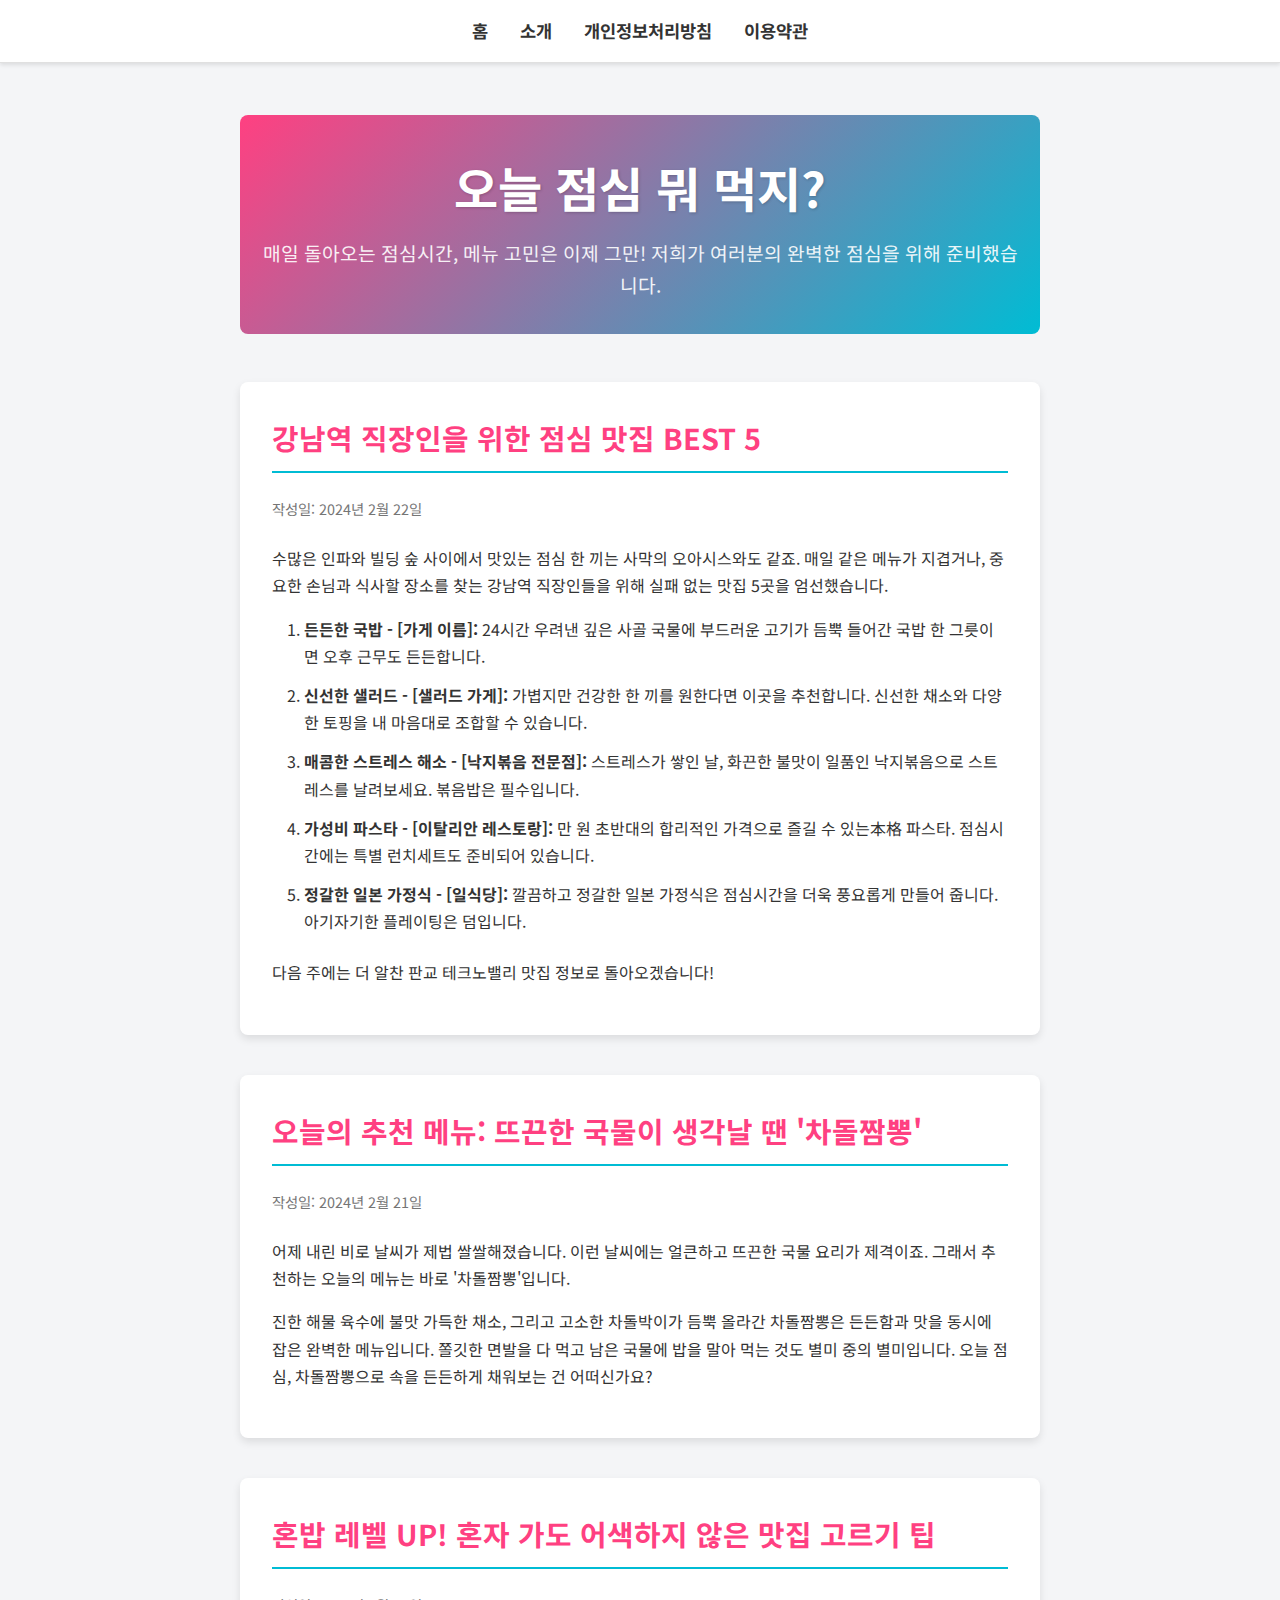
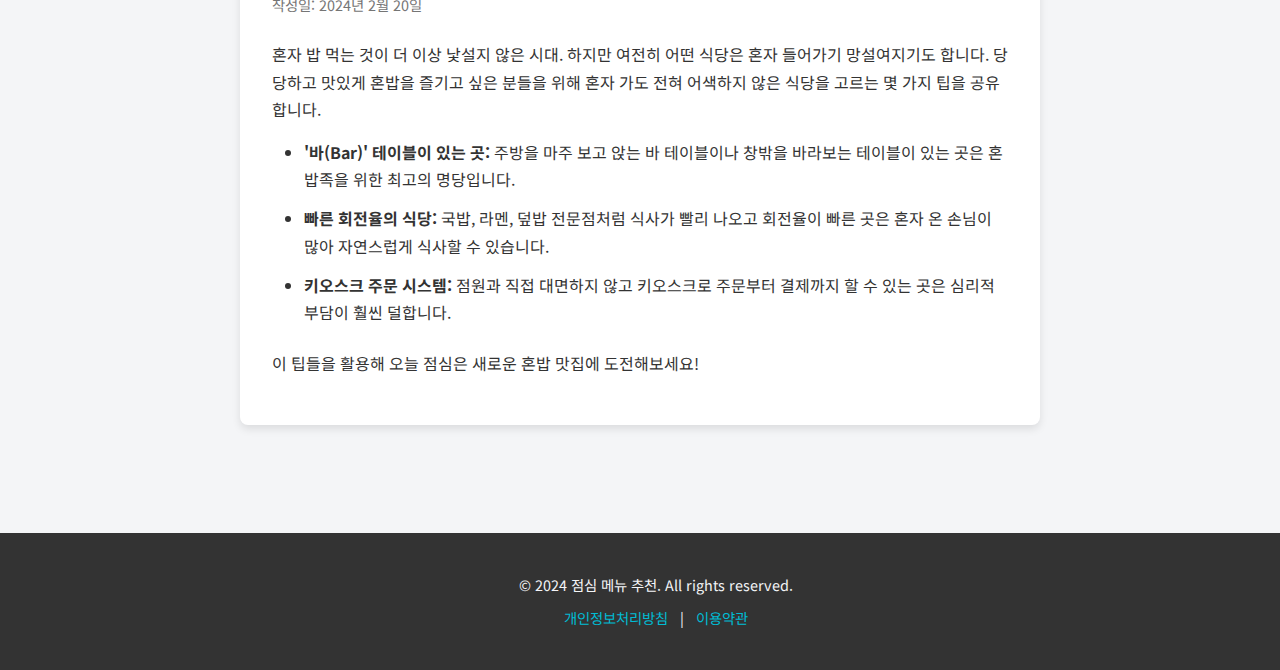
<file: index.html>
<!DOCTYPE html>
<html lang="ko">
<head>
    <meta charset="UTF-8">
    <meta name="viewport" content="width=device-width, initial-scale=1.0">
    <title>점심 메뉴 추천 - 오늘 뭐 먹지?</title>
    <link rel="stylesheet" href="style.css">
    <script async src="https://pagead2.googlesyndication.com/pagead/js/adsbygoogle.js?client=ca-pub-1410909345007425"
         crossorigin="anonymous"></script>
    <meta name="google-adsense-account" content="ca-pub-1410909345007425">
    <meta name="description" content="매일 고민되는 점심 메뉴, 저희가 추천해드립니다! 직장인, 학생을 위한 맛집 정보, 오늘의 메뉴, 테마별 식당을 찾아보세요.">
    <meta name="keywords" content="점심, 점심 메뉴, 맛집, 맛집 추천, 오늘 뭐 먹지, 직장인 점심, 점심 추천">
    <!-- Google tag (gtag.js) -->
    <script async src="https://www.googletagmanager.com/gtag/js?id=G-4GDMK77J6B"></script>
    <script>
      window.dataLayer = window.dataLayer || [];
      function gtag(){dataLayer.push(arguments);}
      gtag('js', new Date());
      gtag('config', 'G-4GDMK77J6B');
    </script>
</head>
<body>
    <header>
        <nav>
            <a href="index.html">홈</a>
            <a href="about.html">소개</a>
            <a href="privacy.html">개인정보처리방침</a>
            <a href="terms.html">이용약관</a>
        </nav>
    </header>

    <div class="container">
        <div class="main-header">
            <h1>오늘 점심 뭐 먹지?</h1>
            <p>매일 돌아오는 점심시간, 메뉴 고민은 이제 그만! 저희가 여러분의 완벽한 점심을 위해 준비했습니다.</p>
        </div>

        <article class="content-section">
            <h2>강남역 직장인을 위한 점심 맛집 BEST 5</h2>
            <p class="post-meta">작성일: 2024년 2월 22일</p>
            <p>수많은 인파와 빌딩 숲 사이에서 맛있는 점심 한 끼는 사막의 오아시스와도 같죠. 매일 같은 메뉴가 지겹거나, 중요한 손님과 식사할 장소를 찾는 강남역 직장인들을 위해 실패 없는 맛집 5곳을 엄선했습니다.</p>
            <ol>
                <li><strong>든든한 국밥 - [가게 이름]:</strong> 24시간 우려낸 깊은 사골 국물에 부드러운 고기가 듬뿍 들어간 국밥 한 그릇이면 오후 근무도 든든합니다.</li>
                <li><strong>신선한 샐러드 - [샐러드 가게]:</strong> 가볍지만 건강한 한 끼를 원한다면 이곳을 추천합니다. 신선한 채소와 다양한 토핑을 내 마음대로 조합할 수 있습니다.</li>
                <li><strong>매콤한 스트레스 해소 - [낙지볶음 전문점]:</strong> 스트레스가 쌓인 날, 화끈한 불맛이 일품인 낙지볶음으로 스트레스를 날려보세요. 볶음밥은 필수입니다.</li>
                <li><strong>가성비 파스타 - [이탈리안 레스토랑]:</strong> 만 원 초반대의 합리적인 가격으로 즐길 수 있는本格 파스타. 점심시간에는 특별 런치세트도 준비되어 있습니다.</li>
                <li><strong>정갈한 일본 가정식 - [일식당]:</strong> 깔끔하고 정갈한 일본 가정식은 점심시간을 더욱 풍요롭게 만들어 줍니다. 아기자기한 플레이팅은 덤입니다.</li>
            </ol>
            <p>다음 주에는 더 알찬 판교 테크노밸리 맛집 정보로 돌아오겠습니다!</p>
        </article>

        <article class="content-section">
            <h2>오늘의 추천 메뉴: 뜨끈한 국물이 생각날 땐 '차돌짬뽕'</h2>
            <p class="post-meta">작성일: 2024년 2월 21일</p>
            <p>어제 내린 비로 날씨가 제법 쌀쌀해졌습니다. 이런 날씨에는 얼큰하고 뜨끈한 국물 요리가 제격이죠. 그래서 추천하는 오늘의 메뉴는 바로 '차돌짬뽕'입니다.</p>
            <p>진한 해물 육수에 불맛 가득한 채소, 그리고 고소한 차돌박이가 듬뿍 올라간 차돌짬뽕은 든든함과 맛을 동시에 잡은 완벽한 메뉴입니다. 쫄깃한 면발을 다 먹고 남은 국물에 밥을 말아 먹는 것도 별미 중의 별미입니다. 오늘 점심, 차돌짬뽕으로 속을 든든하게 채워보는 건 어떠신가요?</p>
        </article>

        <article class="content-section">
            <h2>혼밥 레벨 UP! 혼자 가도 어색하지 않은 맛집 고르기 팁</h2>
            <p class="post-meta">작성일: 2024년 2월 20일</p>
            <p>혼자 밥 먹는 것이 더 이상 낯설지 않은 시대. 하지만 여전히 어떤 식당은 혼자 들어가기 망설여지기도 합니다. 당당하고 맛있게 혼밥을 즐기고 싶은 분들을 위해 혼자 가도 전혀 어색하지 않은 식당을 고르는 몇 가지 팁을 공유합니다.</p>
            <ul>
                <li><strong>'바(Bar)' 테이블이 있는 곳:</strong> 주방을 마주 보고 앉는 바 테이블이나 창밖을 바라보는 테이블이 있는 곳은 혼밥족을 위한 최고의 명당입니다.</li>
                <li><strong>빠른 회전율의 식당:</strong> 국밥, 라멘, 덮밥 전문점처럼 식사가 빨리 나오고 회전율이 빠른 곳은 혼자 온 손님이 많아 자연스럽게 식사할 수 있습니다.</li>
                <li><strong>키오스크 주문 시스템:</strong> 점원과 직접 대면하지 않고 키오스크로 주문부터 결제까지 할 수 있는 곳은 심리적 부담이 훨씬 덜합니다.</li>
            </ul>
            <p>이 팁들을 활용해 오늘 점심은 새로운 혼밥 맛집에 도전해보세요!</p>
        </article>

    </div>
    <footer>
        <p>&copy; 2024 점심 메뉴 추천. All rights reserved.</p>
        <p><a href="privacy.html">개인정보처리방침</a> | <a href="terms.html">이용약관</a></p>
    </footer>
    <script src="main.js"></script>
</body>
</html>
</file>
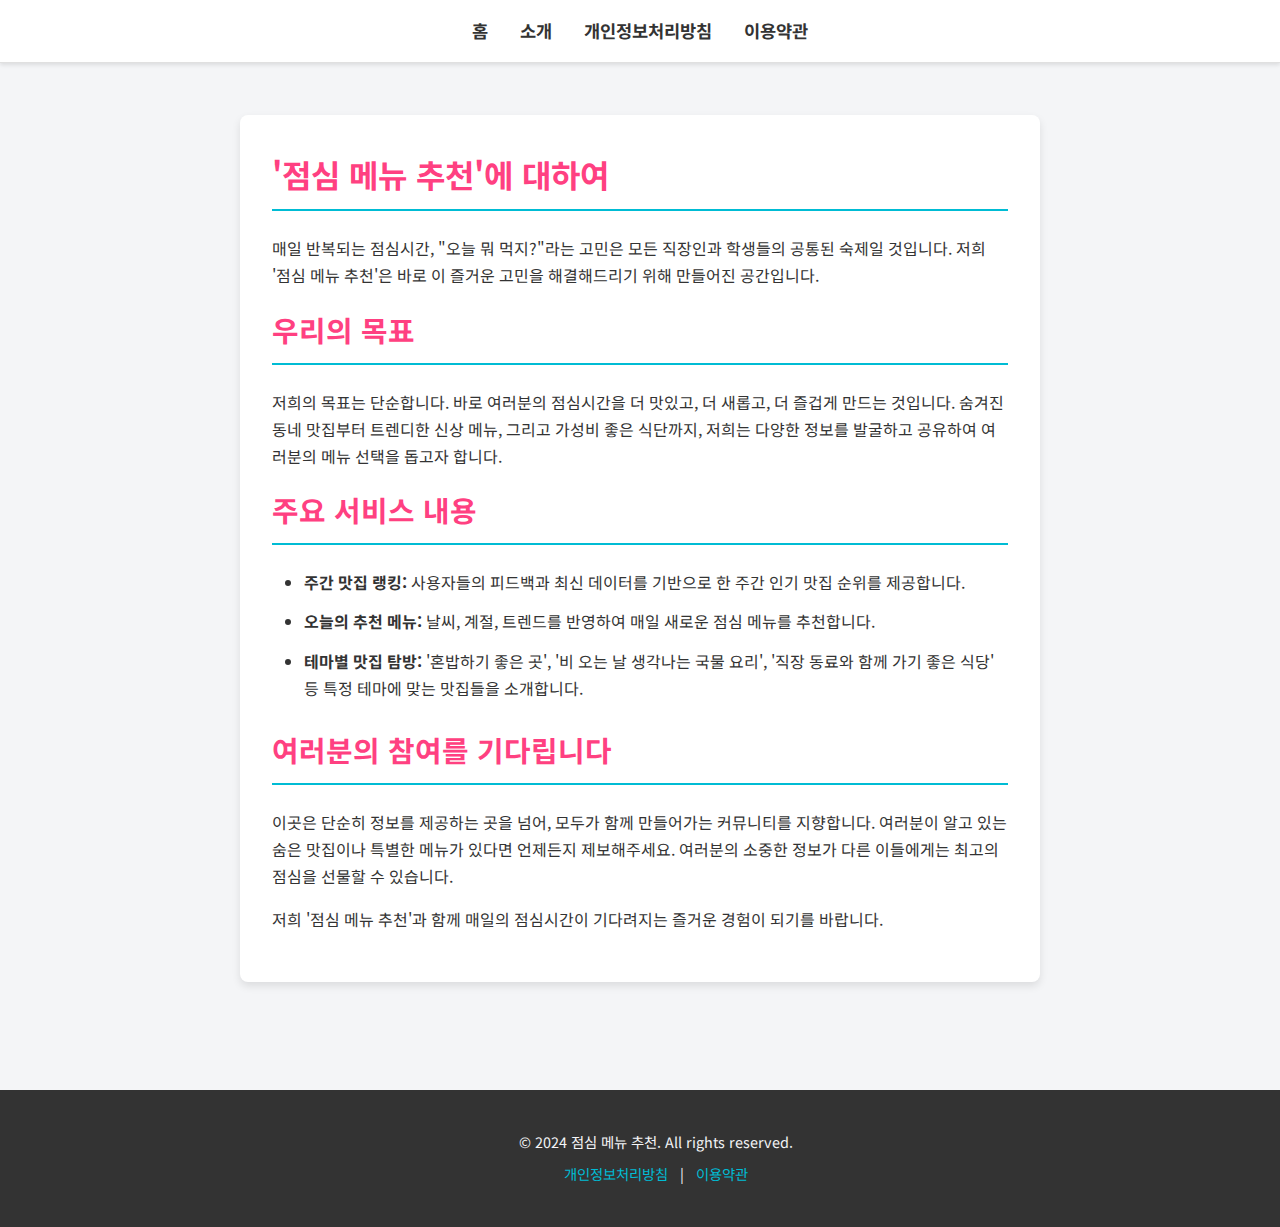
<file: about.html>
<!DOCTYPE html>
<html lang="ko">
<head>
    <meta charset="UTF-8">
    <meta name="viewport" content="width=device-width, initial-scale=1.0">
    <title>사이트 소개 - 점심 메뉴 추천</title>
    <link rel="stylesheet" href="style.css">
</head>
<body>
    <header>
        <nav>
            <a href="index.html">홈</a>
            <a href="about.html">소개</a>
            <a href="privacy.html">개인정보처리방침</a>
            <a href="terms.html">이용약관</a>
        </nav>
    </header>
    <div class="container">
        <section class="content-section">
            <h1>'점심 메뉴 추천'에 대하여</h1>
            <p>매일 반복되는 점심시간, "오늘 뭐 먹지?"라는 고민은 모든 직장인과 학생들의 공통된 숙제일 것입니다. 저희 '점심 메뉴 추천'은 바로 이 즐거운 고민을 해결해드리기 위해 만들어진 공간입니다.</p>
            
            <h2>우리의 목표</h2>
            <p>저희의 목표는 단순합니다. 바로 여러분의 점심시간을 더 맛있고, 더 새롭고, 더 즐겁게 만드는 것입니다. 숨겨진 동네 맛집부터 트렌디한 신상 메뉴, 그리고 가성비 좋은 식단까지, 저희는 다양한 정보를 발굴하고 공유하여 여러분의 메뉴 선택을 돕고자 합니다.</p>
            
            <h2>주요 서비스 내용</h2>
            <ul>
                <li><strong>주간 맛집 랭킹:</strong> 사용자들의 피드백과 최신 데이터를 기반으로 한 주간 인기 맛집 순위를 제공합니다.</li>
                <li><strong>오늘의 추천 메뉴:</strong> 날씨, 계절, 트렌드를 반영하여 매일 새로운 점심 메뉴를 추천합니다.</li>
                <li><strong>테마별 맛집 탐방:</strong> '혼밥하기 좋은 곳', '비 오는 날 생각나는 국물 요리', '직장 동료와 함께 가기 좋은 식당' 등 특정 테마에 맞는 맛집들을 소개합니다.</li>
            </ul>

            <h2>여러분의 참여를 기다립니다</h2>
            <p>이곳은 단순히 정보를 제공하는 곳을 넘어, 모두가 함께 만들어가는 커뮤니티를 지향합니다. 여러분이 알고 있는 숨은 맛집이나 특별한 메뉴가 있다면 언제든지 제보해주세요. 여러분의 소중한 정보가 다른 이들에게는 최고의 점심을 선물할 수 있습니다.</p>
            <p>저희 '점심 메뉴 추천'과 함께 매일의 점심시간이 기다려지는 즐거운 경험이 되기를 바랍니다.</p>
        </section>
    </div>
    <footer>
        <p>&copy; 2024 점심 메뉴 추천. All rights reserved.</p>
        <p><a href="privacy.html">개인정보처리방침</a> | <a href="terms.html">이용약관</a></p>
    </footer>
</body>
</html>
</file>
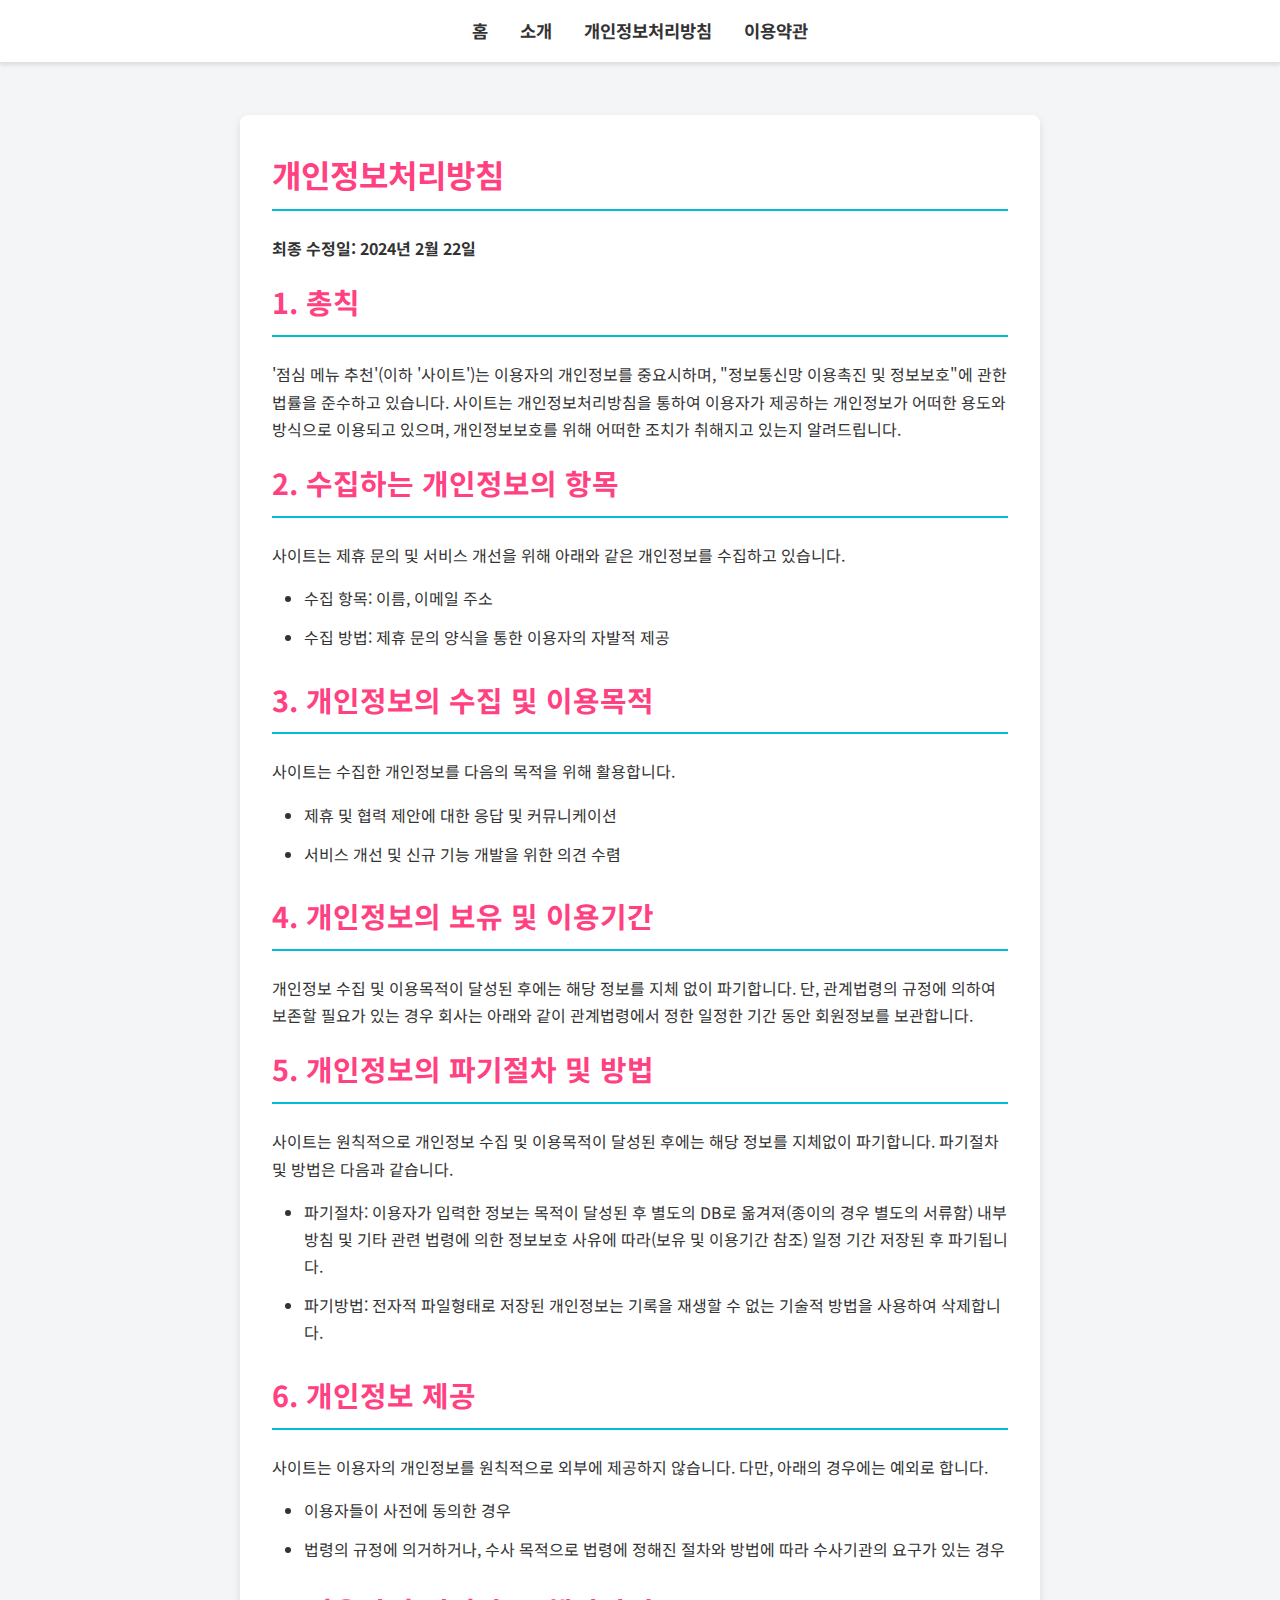
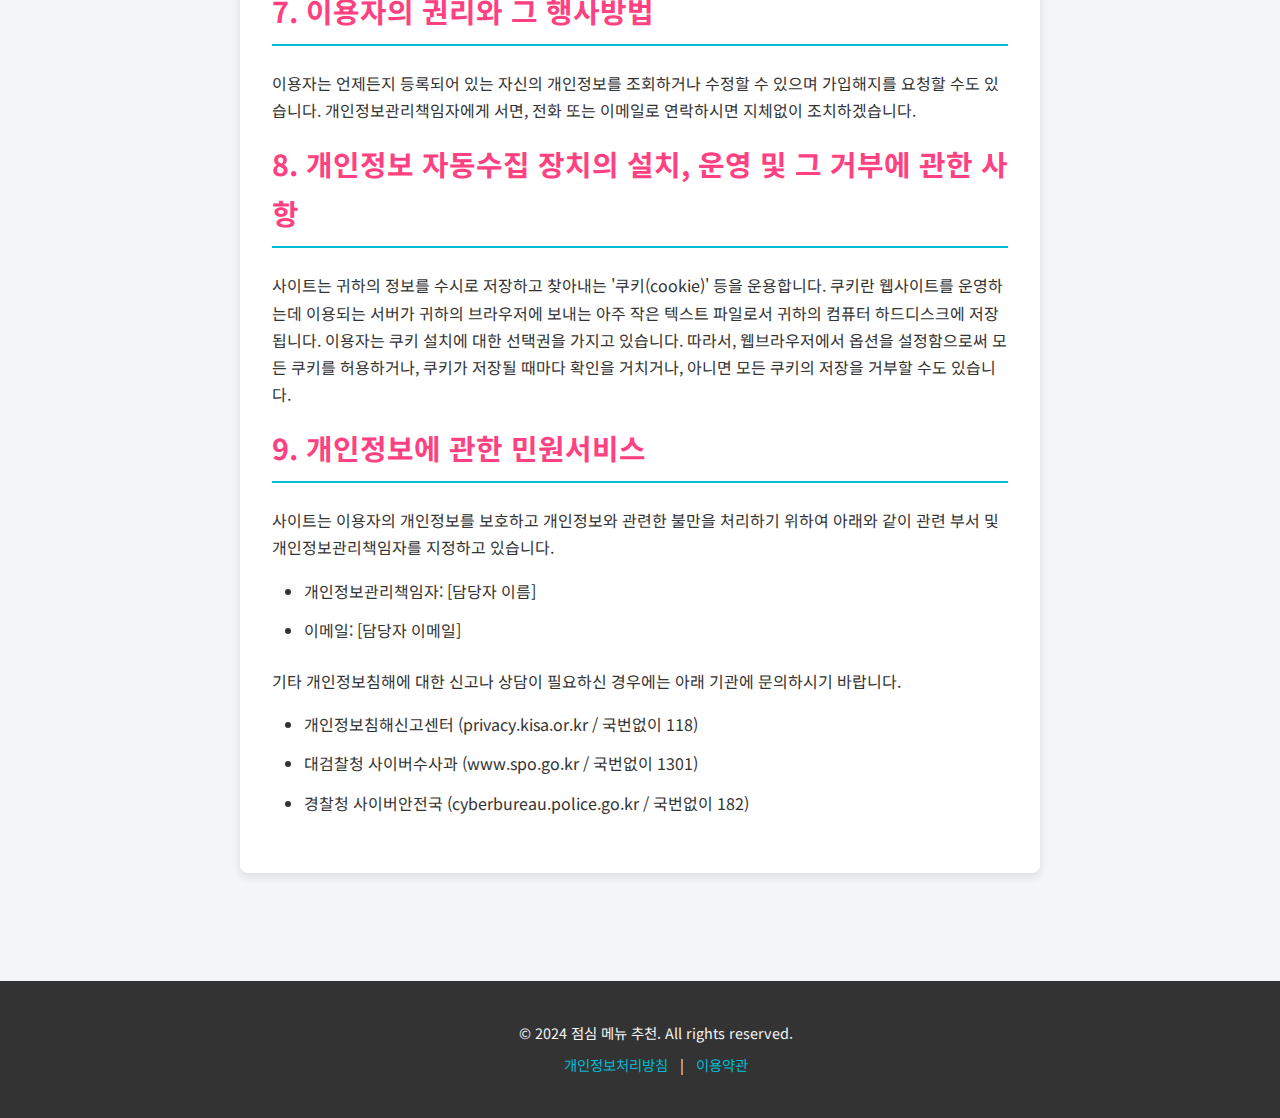
<file: privacy.html>
<!DOCTYPE html>
<html lang="ko">
<head>
    <meta charset="UTF-8">
    <meta name="viewport" content="width=device-width, initial-scale=1.0">
    <title>개인정보처리방침 - 점심 메뉴 추천</title>
    <link rel="stylesheet" href="style.css">
</head>
<body>
    <header>
        <nav>
            <a href="index.html">홈</a>
            <a href="about.html">소개</a>
            <a href="privacy.html">개인정보처리방침</a>
            <a href="terms.html">이용약관</a>
        </nav>
    </header>
    <div class="container">
        <section class="content-section">
            <h1>개인정보처리방침</h1>
            <p><strong>최종 수정일: 2024년 2월 22일</strong></p>

            <h2>1. 총칙</h2>
            <p>'점심 메뉴 추천'(이하 '사이트')는 이용자의 개인정보를 중요시하며, "정보통신망 이용촉진 및 정보보호"에 관한 법률을 준수하고 있습니다. 사이트는 개인정보처리방침을 통하여 이용자가 제공하는 개인정보가 어떠한 용도와 방식으로 이용되고 있으며, 개인정보보호를 위해 어떠한 조치가 취해지고 있는지 알려드립니다.</p>

            <h2>2. 수집하는 개인정보의 항목</h2>
            <p>사이트는 제휴 문의 및 서비스 개선을 위해 아래와 같은 개인정보를 수집하고 있습니다.</p>
            <ul>
                <li>수집 항목: 이름, 이메일 주소</li>
                <li>수집 방법: 제휴 문의 양식을 통한 이용자의 자발적 제공</li>
            </ul>

            <h2>3. 개인정보의 수집 및 이용목적</h2>
            <p>사이트는 수집한 개인정보를 다음의 목적을 위해 활용합니다.</p>
            <ul>
                <li>제휴 및 협력 제안에 대한 응답 및 커뮤니케이션</li>
                <li>서비스 개선 및 신규 기능 개발을 위한 의견 수렴</li>
            </ul>

            <h2>4. 개인정보의 보유 및 이용기간</h2>
            <p>개인정보 수집 및 이용목적이 달성된 후에는 해당 정보를 지체 없이 파기합니다. 단, 관계법령의 규정에 의하여 보존할 필요가 있는 경우 회사는 아래와 같이 관계법령에서 정한 일정한 기간 동안 회원정보를 보관합니다.</p>

            <h2>5. 개인정보의 파기절차 및 방법</h2>
            <p>사이트는 원칙적으로 개인정보 수집 및 이용목적이 달성된 후에는 해당 정보를 지체없이 파기합니다. 파기절차 및 방법은 다음과 같습니다.</p>
            <ul>
                <li>파기절차: 이용자가 입력한 정보는 목적이 달성된 후 별도의 DB로 옮겨져(종이의 경우 별도의 서류함) 내부 방침 및 기타 관련 법령에 의한 정보보호 사유에 따라(보유 및 이용기간 참조) 일정 기간 저장된 후 파기됩니다.</li>
                <li>파기방법: 전자적 파일형태로 저장된 개인정보는 기록을 재생할 수 없는 기술적 방법을 사용하여 삭제합니다.</li>
            </ul>

            <h2>6. 개인정보 제공</h2>
            <p>사이트는 이용자의 개인정보를 원칙적으로 외부에 제공하지 않습니다. 다만, 아래의 경우에는 예외로 합니다.</p>
            <ul>
                <li>이용자들이 사전에 동의한 경우</li>
                <li>법령의 규정에 의거하거나, 수사 목적으로 법령에 정해진 절차와 방법에 따라 수사기관의 요구가 있는 경우</li>
            </ul>

            <h2>7. 이용자의 권리와 그 행사방법</h2>
            <p>이용자는 언제든지 등록되어 있는 자신의 개인정보를 조회하거나 수정할 수 있으며 가입해지를 요청할 수도 있습니다. 개인정보관리책임자에게 서면, 전화 또는 이메일로 연락하시면 지체없이 조치하겠습니다.</p>

            <h2>8. 개인정보 자동수집 장치의 설치, 운영 및 그 거부에 관한 사항</h2>
            <p>사이트는 귀하의 정보를 수시로 저장하고 찾아내는 '쿠키(cookie)' 등을 운용합니다. 쿠키란 웹사이트를 운영하는데 이용되는 서버가 귀하의 브라우저에 보내는 아주 작은 텍스트 파일로서 귀하의 컴퓨터 하드디스크에 저장됩니다. 이용자는 쿠키 설치에 대한 선택권을 가지고 있습니다. 따라서, 웹브라우저에서 옵션을 설정함으로써 모든 쿠키를 허용하거나, 쿠키가 저장될 때마다 확인을 거치거나, 아니면 모든 쿠키의 저장을 거부할 수도 있습니다.</p>

            <h2>9. 개인정보에 관한 민원서비스</h2>
            <p>사이트는 이용자의 개인정보를 보호하고 개인정보와 관련한 불만을 처리하기 위하여 아래와 같이 관련 부서 및 개인정보관리책임자를 지정하고 있습니다.</p>
            <ul>
                <li>개인정보관리책임자: [담당자 이름]</li>
                <li>이메일: [담당자 이메일]</li>
            </ul>
            <p>기타 개인정보침해에 대한 신고나 상담이 필요하신 경우에는 아래 기관에 문의하시기 바랍니다.</p>
            <ul>
                <li>개인정보침해신고센터 (privacy.kisa.or.kr / 국번없이 118)</li>
                <li>대검찰청 사이버수사과 (www.spo.go.kr / 국번없이 1301)</li>
                <li>경찰청 사이버안전국 (cyberbureau.police.go.kr / 국번없이 182)</li>
            </ul>
        </section>
    </div>
    <footer>
        <p>&copy; 2024 점심 메뉴 추천. All rights reserved.</p>
        <p><a href="privacy.html">개인정보처리방침</a> | <a href="terms.html">이용약관</a></p>
    </footer>
</body>
</html>
</file>
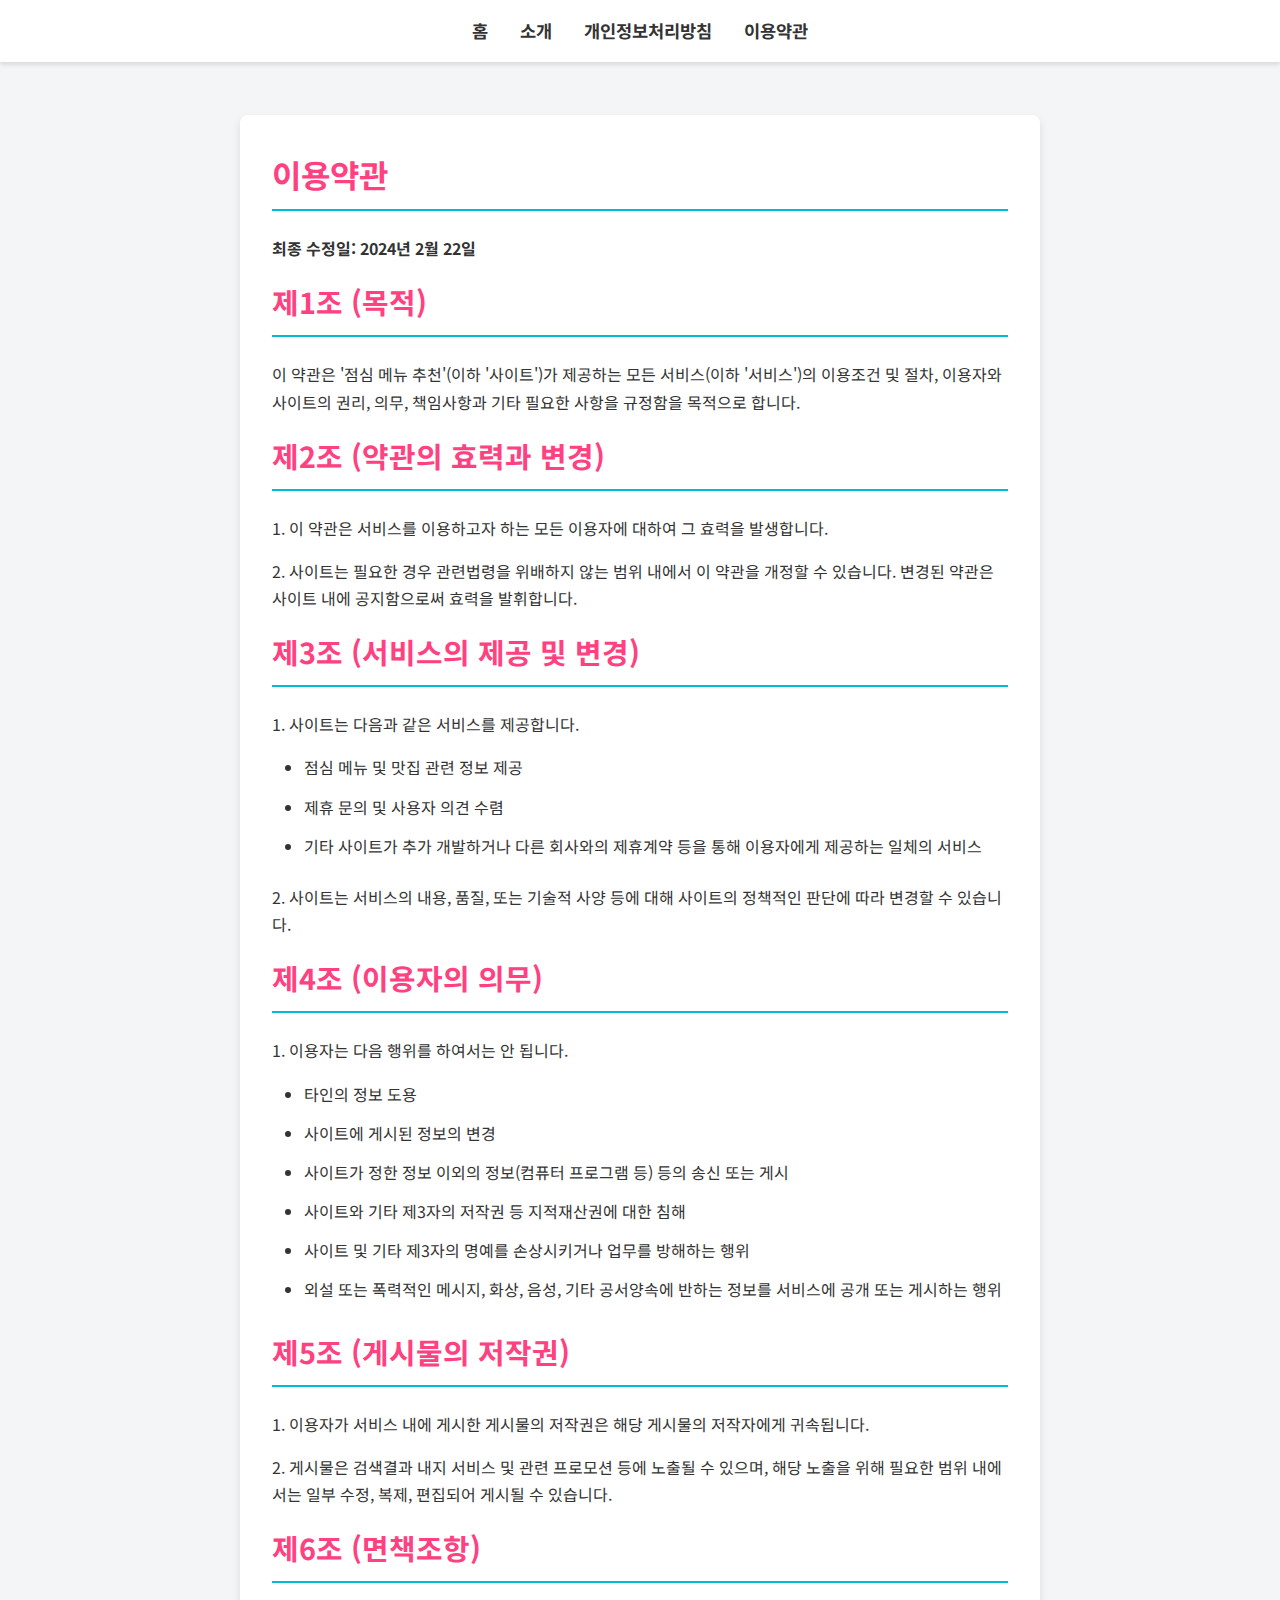
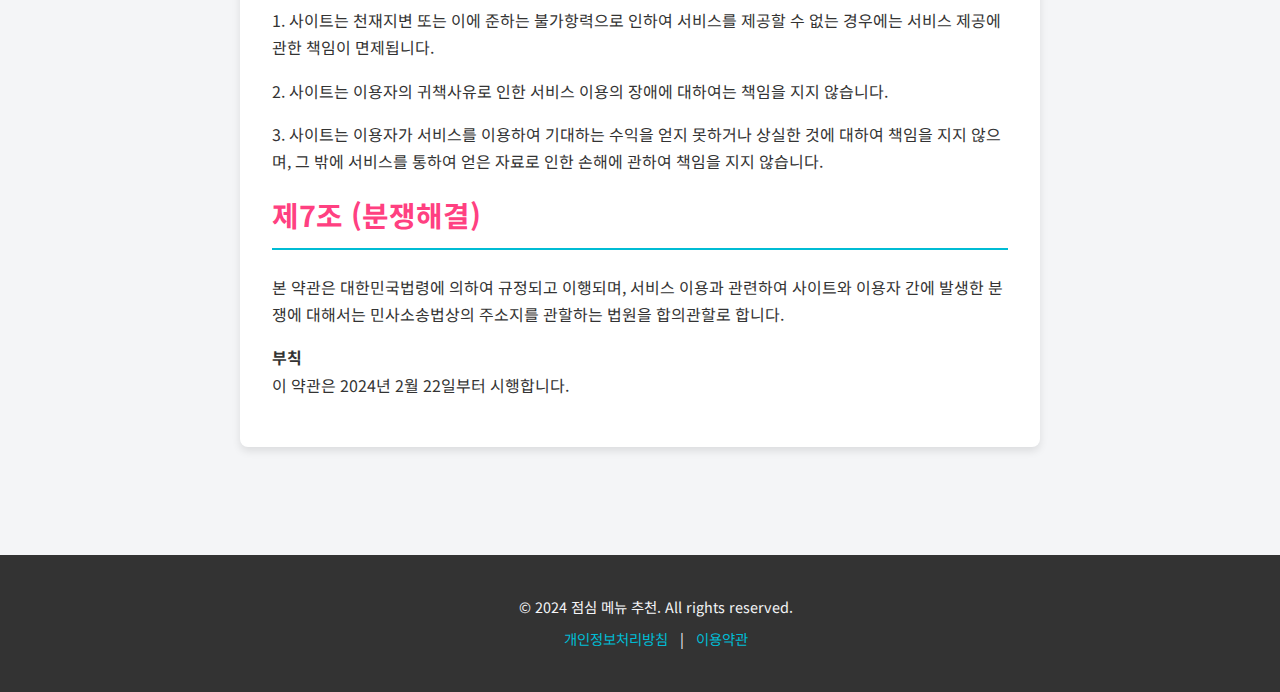
<file: terms.html>
<!DOCTYPE html>
<html lang="ko">
<head>
    <meta charset="UTF-8">
    <meta name="viewport" content="width=device-width, initial-scale=1.0">
    <title>이용약관 - 점심 메뉴 추천</title>
    <link rel="stylesheet" href="style.css">
</head>
<body>
    <header>
        <nav>
            <a href="index.html">홈</a>
            <a href="about.html">소개</a>
            <a href="privacy.html">개인정보처리방침</a>
            <a href="terms.html">이용약관</a>
        </nav>
    </header>
    <div class="container">
        <section class="content-section">
            <h1>이용약관</h1>
            <p><strong>최종 수정일: 2024년 2월 22일</strong></p>

            <h2>제1조 (목적)</h2>
            <p>이 약관은 '점심 메뉴 추천'(이하 '사이트')가 제공하는 모든 서비스(이하 '서비스')의 이용조건 및 절차, 이용자와 사이트의 권리, 의무, 책임사항과 기타 필요한 사항을 규정함을 목적으로 합니다.</p>

            <h2>제2조 (약관의 효력과 변경)</h2>
            <p>1. 이 약관은 서비스를 이용하고자 하는 모든 이용자에 대하여 그 효력을 발생합니다.</p>
            <p>2. 사이트는 필요한 경우 관련법령을 위배하지 않는 범위 내에서 이 약관을 개정할 수 있습니다. 변경된 약관은 사이트 내에 공지함으로써 효력을 발휘합니다.</p>

            <h2>제3조 (서비스의 제공 및 변경)</h2>
            <p>1. 사이트는 다음과 같은 서비스를 제공합니다.</p>
            <ul>
                <li>점심 메뉴 및 맛집 관련 정보 제공</li>
                <li>제휴 문의 및 사용자 의견 수렴</li>
                <li>기타 사이트가 추가 개발하거나 다른 회사와의 제휴계약 등을 통해 이용자에게 제공하는 일체의 서비스</li>
            </ul>
            <p>2. 사이트는 서비스의 내용, 품질, 또는 기술적 사양 등에 대해 사이트의 정책적인 판단에 따라 변경할 수 있습니다.</p>

            <h2>제4조 (이용자의 의무)</h2>
            <p>1. 이용자는 다음 행위를 하여서는 안 됩니다.</p>
            <ul>
                <li>타인의 정보 도용</li>
                <li>사이트에 게시된 정보의 변경</li>
                <li>사이트가 정한 정보 이외의 정보(컴퓨터 프로그램 등) 등의 송신 또는 게시</li>
                <li>사이트와 기타 제3자의 저작권 등 지적재산권에 대한 침해</li>
                <li>사이트 및 기타 제3자의 명예를 손상시키거나 업무를 방해하는 행위</li>
                <li>외설 또는 폭력적인 메시지, 화상, 음성, 기타 공서양속에 반하는 정보를 서비스에 공개 또는 게시하는 행위</li>
            </ul>

            <h2>제5조 (게시물의 저작권)</h2>
            <p>1. 이용자가 서비스 내에 게시한 게시물의 저작권은 해당 게시물의 저작자에게 귀속됩니다.</p>
            <p>2. 게시물은 검색결과 내지 서비스 및 관련 프로모션 등에 노출될 수 있으며, 해당 노출을 위해 필요한 범위 내에서는 일부 수정, 복제, 편집되어 게시될 수 있습니다.</p>

            <h2>제6조 (면책조항)</h2>
            <p>1. 사이트는 천재지변 또는 이에 준하는 불가항력으로 인하여 서비스를 제공할 수 없는 경우에는 서비스 제공에 관한 책임이 면제됩니다.</p>
            <p>2. 사이트는 이용자의 귀책사유로 인한 서비스 이용의 장애에 대하여는 책임을 지지 않습니다.</p>
            <p>3. 사이트는 이용자가 서비스를 이용하여 기대하는 수익을 얻지 못하거나 상실한 것에 대하여 책임을 지지 않으며, 그 밖에 서비스를 통하여 얻은 자료로 인한 손해에 관하여 책임을 지지 않습니다.</p>

            <h2>제7조 (분쟁해결)</h2>
            <p>본 약관은 대한민국법령에 의하여 규정되고 이행되며, 서비스 이용과 관련하여 사이트와 이용자 간에 발생한 분쟁에 대해서는 민사소송법상의 주소지를 관할하는 법원을 합의관할로 합니다.</p>
            
            <p><strong>부칙</strong><br>
            이 약관은 2024년 2월 22일부터 시행합니다.</p>
        </section>
    </div>
    <footer>
        <p>&copy; 2024 점심 메뉴 추천. All rights reserved.</p>
        <p><a href="privacy.html">개인정보처리방침</a> | <a href="terms.html">이용약관</a></p>
    </footer>
</body>
</html>
</file>
<file: style.css>
@import url('https://fonts.googleapis.com/css2?family=Noto+Sans+KR:wght@400;700&display=swap');

:root {
    --primary-color: #ff4081; /* A more vibrant pink */
    --secondary-color: #00bcd4; /* A vibrant cyan */
    --background-color: #f4f5f7; /* Light grey background */
    --surface-color: #ffffff; /* White for content surfaces */
    --text-color: #333333; /* Dark grey for text */
    --subtle-text-color: #757575; /* Lighter grey for meta text */
    --shadow-color: rgba(0, 0, 0, 0.1);
    --border-color: #e0e0e0;
}

body {
    font-family: 'Noto Sans KR', sans-serif;
    background-color: var(--background-color);
    color: var(--text-color);
    margin: 0;
    line-height: 1.7;
}

.container {
    max-width: 800px;
    margin: 0 auto;
    padding: 20px;
}

/* Header and Navigation */
header {
    background-color: var(--surface-color);
    box-shadow: 0 2px 4px var(--shadow-color);
    padding: 1rem 2rem;
    margin-bottom: 2rem;
    border-bottom: 1px solid var(--border-color);
}

nav {
    display: flex;
    justify-content: center;
    gap: 2rem;
}

nav a {
    color: var(--text-color);
    text-decoration: none;
    font-weight: 700;
    font-size: 1.1rem;
    transition: color 0.2s ease-in-out;
}

nav a:hover, nav a:focus {
    color: var(--primary-color);
}

/* Main Header on Index Page */
.main-header {
    text-align: center;
    padding: 2rem 1rem;
    background: linear-gradient(135deg, var(--primary-color), var(--secondary-color));
    color: white;
    border-radius: 8px;
    margin-bottom: 3rem;
}

.main-header h1 {
    font-size: 3rem;
    margin: 0 0 0.5rem 0;
    text-shadow: 1px 1px 3px rgba(0,0,0,0.2);
}

.main-header p {
    font-size: 1.2rem;
    opacity: 0.9;
    margin: 0;
}

/* Content Sections / Articles */
.content-section {
    background-color: var(--surface-color);
    border-radius: 8px;
    box-shadow: 0 4px 8px var(--shadow-color);
    padding: 2rem;
    margin-bottom: 2.5rem;
    text-align: left;
}

.content-section h1, .content-section h2 {
    color: var(--primary-color);
    margin-top: 0;
    margin-bottom: 1.5rem;
    border-bottom: 2px solid var(--secondary-color);
    padding-bottom: 0.5rem;
}

.content-section h2 {
    font-size: 1.8rem;
}

.content-section p {
    font-size: 1rem;
    margin-bottom: 1rem;
}

.content-section .post-meta {
    color: var(--subtle-text-color);
    font-size: 0.9rem;
    margin-bottom: 1.5rem;
}

.content-section ul, .content-section ol {
    padding-left: 2rem;
    margin-bottom: 1.5rem;
}

.content-section li {
    margin-bottom: 0.75rem;
}

/* Footer Styles */
footer {
    margin-top: 3rem;
    padding: 2rem 1rem;
    background-color: #333;
    color: #f4f5f7;
    text-align: center;
    font-size: 0.9rem;
    width: 100%;
}

footer p {
    margin: 0.5rem 0;
}

footer a {
    color: var(--secondary-color);
    text-decoration: none;
    margin: 0 0.5rem;
    transition: color 0.2s ease-in-out;
}

footer a:hover {
    color: var(--primary-color);
    text-decoration: underline;
}

/* Responsive Design */
@media (max-width: 768px) {
    nav {
        gap: 1.5rem;
    }
    .main-header h1 {
        font-size: 2.5rem;
    }
    .content-section {
        padding: 1.5rem;
    }
}
</file>
